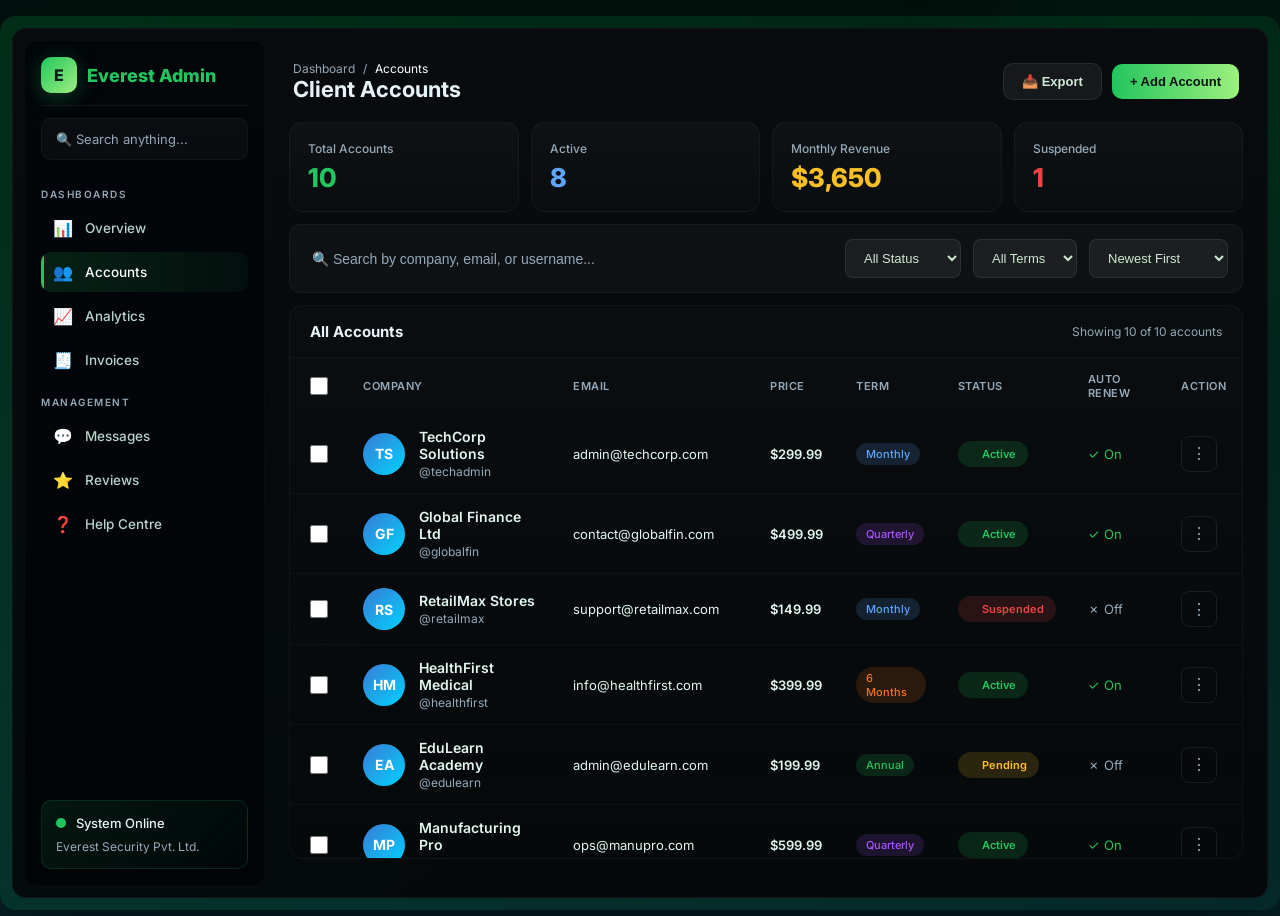
<file: accounts.html>
<!doctype html>
<html lang="en">
<head>
<meta charset="utf-8" />
<meta name="viewport" content="width=device-width,initial-scale=1" />
<title>Everest Security — Client Accounts</title>

<link href="https://fonts.googleapis.com/css2?family=Inter:wght@300;400;500;600;700;800&display=swap" rel="stylesheet">

<style>
:root{
  --bg1:#062026;
  --panel:#0d1519;
  --muted:#95a9b8;
  --accent:#22c55e;
  --accent-2:#9ef07e;
  --accent-glow:rgba(34,197,94,0.3);
  --glass: rgba(255,255,255,0.03);
  --danger:#ef4444;
  --warning:#fbbf24;
  --info:#60a5fa;
  --purple:#a855f7;
  --orange:#f97316;
}
*{box-sizing:border-box}
html{scroll-behavior:smooth}
body{
  margin:0;
  font-family:Inter,system-ui,-apple-system,Segoe UI,Roboto,"Helvetica Neue",Arial;
  background: linear-gradient(180deg, #02110d 0%, #062026 100%);
  color:#e7f3f7;
  -webkit-font-smoothing:antialiased;
  -moz-osx-font-smoothing:grayscale;
  min-height:100vh;
}

.bg-animation{
  position:fixed;
  top:0;
  left:0;
  right:0;
  bottom:0;
  pointer-events:none;
  overflow:hidden;
  z-index:0;
}
.bg-animation::before{
  content:'';
  position:absolute;
  width:600px;
  height:600px;
  background:radial-gradient(circle, rgba(34,197,94,0.06) 0%, transparent 70%);
  top:-200px;
  right:-200px;
  animation:pulse 10s ease-in-out infinite;
}
@keyframes pulse{
  0%,100%{ transform:scale(1); opacity:0.4; }
  50%{ transform:scale(1.3); opacity:0.7; }
}

.page-frame{
  max-width:1400px;
  margin:16px auto;
  padding:12px;
  border-radius:16px;
  background: linear-gradient(135deg, rgba(0,255,106,0.12), rgba(0,255,106,0.04));
  box-shadow: 0 28px 80px rgba(2,10,8,0.5);
  position:relative;
  z-index:1;
}

.app {
  display:flex;
  gap:12px;
  border-radius:14px;
  background: linear-gradient(180deg, rgba(8,12,14,0.98), rgba(5,8,10,0.95));
  padding:12px;
  border:1px solid rgba(255,255,255,0.04);
}

/* SIDEBAR */
.sidebar{
  width:240px;
  background:linear-gradient(180deg, rgba(2,6,10,0.95), rgba(1,4,8,0.92));
  padding:16px;
  border-radius:12px;
  display:flex;
  flex-direction:column;
  gap:12px;
  border-right:1px solid rgba(255,255,255,0.03);
  position:sticky;
  top:16px;
  height:calc(100vh - 56px);
  overflow-y:auto;
}
.brand{ 
  color:var(--accent); 
  font-weight:800; 
  font-size:18px; 
  display:flex; 
  gap:10px; 
  align-items:center;
  padding-bottom:12px;
  border-bottom:1px solid rgba(255,255,255,0.06);
}
.brand .logo-dot{ 
  width:36px;
  height:36px;
  border-radius:10px;
  background:linear-gradient(135deg,var(--accent),var(--accent-2)); 
  display:inline-flex; 
  align-items:center; 
  justify-content:center; 
  color:#042017; 
  font-weight:800; 
  font-size:16px;
  box-shadow:0 4px 20px var(--accent-glow);
  animation:glow 2s ease-in-out infinite;
}
@keyframes glow{
  0%,100%{ box-shadow:0 4px 20px var(--accent-glow); }
  50%{ box-shadow:0 4px 30px var(--accent-glow), 0 0 40px var(--accent-glow); }
}

.searchbox{ 
  background:var(--glass); 
  border-radius:10px; 
  padding:12px 14px; 
  color:var(--muted); 
  font-size:13px;
  border:1px solid rgba(255,255,255,0.04);
  transition:all 0.2s;
}
.searchbox:hover, .searchbox:focus-within{
  border-color:rgba(34,197,94,0.3);
  background:rgba(255,255,255,0.05);
}
.menu { margin-top:4px; display:flex; flex-direction:column; gap:4px; }
.menu .section{ 
  color:var(--muted); 
  font-size:10px; 
  margin-top:12px; 
  margin-bottom:4px;
  letter-spacing:1.5px;
  text-transform:uppercase;
  font-weight:600;
}
.menu a{ 
  display:flex; 
  align-items:center; 
  gap:12px; 
  color:#b8d4c8; 
  text-decoration:none; 
  padding:10px 12px; 
  border-radius:10px; 
  font-size:13.5px;
  font-weight:500;
  transition:all 0.2s ease;
  position:relative;
  overflow:hidden;
}
.menu a::before{
  content:'';
  position:absolute;
  left:0;
  top:0;
  bottom:0;
  width:3px;
  background:var(--accent);
  transform:scaleY(0);
  transition:transform 0.2s;
  border-radius:0 3px 3px 0;
}
.menu a:hover{ 
  background:rgba(255,255,255,0.04);
  color:#fff;
  transform:translateX(4px);
}
.menu a.active{ 
  background: linear-gradient(90deg, rgba(34,197,94,0.15), rgba(34,197,94,0.05));
  color:#fff;
}
.menu a.active::before{ transform:scaleY(1); }
.menu a .icon{ font-size:16px; }

.live-indicator{
  margin-top:auto;
  padding:14px;
  background:linear-gradient(135deg, rgba(34,197,94,0.1), rgba(34,197,94,0.02));
  border-radius:10px;
  border:1px solid rgba(34,197,94,0.15);
}
.live-indicator .status{
  display:flex;
  align-items:center;
  gap:10px;
  font-size:13px;
  font-weight:500;
}
.live-indicator .pulse{
  width:10px;
  height:10px;
  background:var(--accent);
  border-radius:50%;
  animation:pulse-dot 1.5s ease-in-out infinite;
}
@keyframes pulse-dot{
  0%,100%{ transform:scale(1); opacity:1; }
  50%{ transform:scale(1.3); opacity:0.7; }
}
.live-indicator .company{ 
  margin-top:8px; 
  font-size:12px; 
  color:var(--muted);
}

/* CENTER */
.center { 
  flex:1; 
  border-radius:12px; 
  padding:12px; 
  display:flex; 
  flex-direction:column; 
  gap:12px;
  overflow:hidden;
}

.header { 
  display:flex; 
  justify-content:space-between; 
  align-items:center; 
  gap:12px;
  padding:8px 4px;
}
.breadcrumbs{ color:var(--muted); font-size:12px; display:flex; gap:8px; align-items:center; }
.breadcrumbs a{ color:var(--muted); text-decoration:none; transition:color 0.2s; }
.breadcrumbs a:hover{ color:var(--accent); }
.header h1{ margin:0; font-size:22px; font-weight:700; }

.header-actions{ display:flex; gap:10px; align-items:center; }

/* Buttons */
.btn-primary{
  background:linear-gradient(90deg,var(--accent),var(--accent-2));
  border:none;
  padding:10px 18px;
  border-radius:10px;
  font-weight:700;
  color:#041018;
  cursor:pointer;
  font-size:13px;
  transition:all 0.2s ease;
  display:inline-flex;
  align-items:center;
  gap:8px;
}
.btn-primary:hover{ 
  transform:translateY(-2px); 
  box-shadow:0 8px 25px rgba(34,197,94,0.4);
}

.btn-secondary{
  background:rgba(255,255,255,0.06);
  border:1px solid rgba(255,255,255,0.08);
  padding:10px 18px;
  border-radius:10px;
  font-weight:600;
  color:#cfe8d6;
  cursor:pointer;
  font-size:13px;
  transition:all 0.2s ease;
  display:inline-flex;
  align-items:center;
  gap:8px;
}
.btn-secondary:hover{ background:rgba(255,255,255,0.1); }

.btn-danger{
  background:linear-gradient(90deg,var(--danger),#f87171);
  border:none;
  padding:10px 18px;
  border-radius:10px;
  font-weight:700;
  color:#fff;
  cursor:pointer;
  font-size:13px;
}

.btn-icon{
  width:38px;
  height:38px;
  border-radius:10px;
  border:1px solid rgba(255,255,255,0.08);
  background:transparent;
  color:var(--muted);
  cursor:pointer;
  font-size:16px;
  transition:all 0.2s;
  display:flex;
  align-items:center;
  justify-content:center;
}
.btn-icon:hover{ background:rgba(255,255,255,0.06); color:#fff; }

/* Stats */
.stats-row{
  display:grid;
  grid-template-columns:repeat(4, 1fr);
  gap:12px;
}
.stat-card{
  background:linear-gradient(180deg, rgba(255,255,255,0.03), rgba(255,255,255,0.01));
  padding:18px;
  border-radius:14px;
  border:1px solid rgba(255,255,255,0.04);
  transition:all 0.3s ease;
  cursor:pointer;
}
.stat-card:hover{
  transform:translateY(-4px);
  border-color:rgba(34,197,94,0.2);
}
.stat-card .label{ color:var(--muted); font-size:12px; font-weight:500; }
.stat-card .value{ 
  font-weight:800; 
  font-size:26px; 
  margin-top:6px;
}
.stat-card.positive .value{ color:var(--accent); }
.stat-card.warning .value{ color:var(--warning); }
.stat-card.danger .value{ color:var(--danger); }
.stat-card.info .value{ color:var(--info); }

/* Filter bar */
.filter-bar{
  display:flex;
  gap:12px;
  align-items:center;
  padding:14px;
  background:var(--glass);
  border-radius:12px;
  border:1px solid rgba(255,255,255,0.04);
}
.search-input{
  flex:1;
  background:transparent;
  border:none;
  color:#e7f3f7;
  font-size:14px;
  padding:8px;
}
.search-input:focus{ outline:none; }
.search-input::placeholder{ color:var(--muted); }
.filter-select{
  background:rgba(255,255,255,0.06);
  border:1px solid rgba(255,255,255,0.08);
  border-radius:8px;
  padding:10px 14px;
  color:#cfe8d3;
  font-size:13px;
  cursor:pointer;
}
.filter-select:focus{ outline:none; border-color:var(--accent); }

/* Bulk actions */
.bulk-actions{
  display:none;
  gap:10px;
  padding:12px 16px;
  background:rgba(34,197,94,0.08);
  border-radius:10px;
  border:1px solid rgba(34,197,94,0.2);
  margin-bottom:12px;
  animation:slideDown 0.3s ease;
}
.bulk-actions.show{ display:flex; }
@keyframes slideDown{
  from{ opacity:0; transform:translateY(-10px); }
  to{ opacity:1; transform:translateY(0); }
}
.bulk-actions .count{ font-weight:600; color:var(--accent); }

/* Table */
.table-panel{
  background:linear-gradient(180deg, rgba(10,14,16,0.8), rgba(6,10,12,0.6));
  border:1px solid rgba(255,255,255,0.04);
  border-radius:14px;
  overflow:hidden;
}
.table-header{
  display:flex;
  justify-content:space-between;
  align-items:center;
  padding:16px 20px;
  border-bottom:1px solid rgba(255,255,255,0.04);
}
.table-title{ font-size:15px; font-weight:700; }
.table-info{ color:var(--muted); font-size:12px; }
.table-wrap{ overflow:auto; max-height:500px; }
table{ width:100%; border-collapse:collapse; color:#e3f7ee; font-size:13px; }
thead th{ 
  text-align:left; 
  padding:14px 16px; 
  color:var(--muted); 
  font-size:11px; 
  text-transform:uppercase;
  letter-spacing:0.5px;
  position:sticky; 
  top:0; 
  background:rgba(10,14,16,0.98);
  z-index:1;
  font-weight:600;
}
tbody td{ padding:14px 16px; border-bottom:1px solid rgba(255,255,255,0.03); }
tbody tr{ transition:all 0.2s; }
tbody tr:hover{ background:linear-gradient(90deg, rgba(34,197,94,0.05), transparent); }
tbody tr.selected{ background:rgba(34,197,94,0.1); }

/* Checkbox */
.checkbox-wrap{
  display:flex;
  align-items:center;
  justify-content:center;
}
.checkbox-wrap input[type="checkbox"]{
  width:18px;
  height:18px;
  accent-color:var(--accent);
  cursor:pointer;
}

/* Company cell */
.company-cell{ display:flex; align-items:center; gap:14px; }
.company-avatar{
  width:42px;
  height:42px;
  border-radius:50%;
  background:linear-gradient(135deg, #3a7bd5, #00d2ff);
  display:flex;
  align-items:center;
  justify-content:center;
  font-weight:700;
  font-size:14px;
  color:#fff;
  flex-shrink:0;
}
.company-info{ display:flex; flex-direction:column; }
.company-name{ font-weight:600; font-size:14px; }
.company-user{ color:var(--muted); font-size:12px; margin-top:2px; }

/* Status badges */
.status-badge{
  display:inline-flex;
  align-items:center;
  gap:6px;
  padding:6px 12px;
  border-radius:20px;
  font-size:11px;
  font-weight:600;
}
.status-active{ background:rgba(34,197,94,0.15); color:var(--accent); }
.status-suspended{ background:rgba(239,68,68,0.15); color:var(--danger); }
.status-pending{ background:rgba(251,191,36,0.15); color:var(--warning); }
.status-dot{ width:6px; height:6px; border-radius:50%; }

/* Action dropdown */
.action-dropdown{ position:relative; }
.action-btn{
  width:36px;
  height:36px;
  border-radius:8px;
  border:1px solid rgba(255,255,255,0.08);
  background:transparent;
  color:var(--muted);
  cursor:pointer;
  font-size:16px;
  transition:all 0.2s;
}
.action-btn:hover{ background:rgba(255,255,255,0.06); color:#fff; }
.dropdown-menu{
  position:absolute;
  right:0;
  top:100%;
  margin-top:6px;
  background:linear-gradient(180deg, rgba(14,18,20,0.98), rgba(8,12,14,0.98));
  border:1px solid rgba(255,255,255,0.08);
  border-radius:12px;
  min-width:200px;
  box-shadow:0 20px 50px rgba(0,0,0,0.5);
  z-index:100;
  display:none;
  overflow:hidden;
  animation:dropdownIn 0.2s ease;
}
@keyframes dropdownIn{
  from{ opacity:0; transform:translateY(-10px); }
  to{ opacity:1; transform:translateY(0); }
}
.dropdown-menu.show{ display:block; }
.dropdown-item{
  display:flex;
  align-items:center;
  gap:12px;
  padding:12px 16px;
  color:#cfe8d6;
  font-size:13px;
  cursor:pointer;
  transition:all 0.15s;
  border-bottom:1px solid rgba(255,255,255,0.03);
}
.dropdown-item:last-child{ border-bottom:none; }
.dropdown-item:hover{ background:rgba(34,197,94,0.08); }
.dropdown-item.danger{ color:var(--danger); }
.dropdown-item.danger:hover{ background:rgba(239,68,68,0.08); }
.dropdown-divider{
  height:1px;
  background:rgba(255,255,255,0.06);
  margin:6px 0;
}

/* Modal */
.modal-overlay{
  position:fixed;
  top:0;
  left:0;
  right:0;
  bottom:0;
  background:rgba(0,0,0,0.8);
  backdrop-filter:blur(8px);
  display:none;
  align-items:center;
  justify-content:center;
  z-index:1000;
  padding:20px;
}
.modal-overlay.show{ display:flex; }
.modal{
  background:linear-gradient(180deg, rgba(12,16,18,0.98), rgba(8,12,14,0.98));
  border:1px solid rgba(255,255,255,0.08);
  border-radius:16px;
  width:100%;
  max-width:600px;
  max-height:90vh;
  overflow:auto;
  box-shadow:0 30px 80px rgba(0,0,0,0.6);
  animation:modalIn 0.3s ease;
}
.modal.wide{ max-width:800px; }
@keyframes modalIn{
  from{ transform:scale(0.9); opacity:0; }
  to{ transform:scale(1); opacity:1; }
}
.modal-header{
  display:flex;
  justify-content:space-between;
  align-items:center;
  padding:20px 24px;
  border-bottom:1px solid rgba(255,255,255,0.06);
}
.modal-header h2{ margin:0; font-size:18px; }
.modal-close{
  background:transparent;
  border:none;
  color:var(--muted);
  font-size:24px;
  cursor:pointer;
  width:36px;
  height:36px;
  border-radius:8px;
  display:flex;
  align-items:center;
  justify-content:center;
  transition:all 0.2s;
}
.modal-close:hover{ background:rgba(255,255,255,0.06); color:#fff; }
.modal-body{ padding:24px; }
.modal-footer{
  display:flex;
  gap:12px;
  justify-content:flex-end;
  padding:18px 24px;
  border-top:1px solid rgba(255,255,255,0.06);
}

/* Form */
.form-group{ margin-bottom:18px; }
.form-group label{
  display:block;
  color:var(--muted);
  font-size:12px;
  margin-bottom:8px;
  font-weight:500;
}
.form-group input,
.form-group select,
.form-group textarea{
  width:100%;
  background:var(--glass);
  border:1px solid rgba(255,255,255,0.06);
  border-radius:10px;
  padding:12px 16px;
  color:#e7f3f7;
  font-size:14px;
  font-family:inherit;
  transition:all 0.2s;
}
.form-group input:focus,
.form-group select:focus,
.form-group textarea:focus{
  outline:none;
  border-color:var(--accent);
  box-shadow:0 0 0 3px rgba(34,197,94,0.1);
}
.form-group textarea{ min-height:100px; resize:vertical; }
.form-row{ display:grid; grid-template-columns:1fr 1fr; gap:18px; }
.form-row.three{ grid-template-columns:1fr 1fr 1fr; }

/* Toggle */
.toggle-wrap{
  display:flex;
  align-items:center;
  justify-content:space-between;
  padding:14px 16px;
  background:var(--glass);
  border-radius:10px;
  border:1px solid rgba(255,255,255,0.06);
}
.toggle-label{ font-size:14px; }
.toggle{
  position:relative;
  width:50px;
  height:26px;
  background:rgba(255,255,255,0.1);
  border-radius:13px;
  cursor:pointer;
  transition:background 0.3s;
}
.toggle.active{ background:var(--accent); }
.toggle::after{
  content:'';
  position:absolute;
  top:3px;
  left:3px;
  width:20px;
  height:20px;
  background:#fff;
  border-radius:50%;
  transition:transform 0.3s;
  box-shadow:0 2px 8px rgba(0,0,0,0.3);
}
.toggle.active::after{ transform:translateX(24px); }

/* Details view */
.details-grid{
  display:grid;
  grid-template-columns:1fr 1fr;
  gap:16px;
}
.detail-item{
  padding:16px;
  background:var(--glass);
  border-radius:10px;
  border:1px solid rgba(255,255,255,0.04);
}
.detail-label{
  color:var(--muted);
  font-size:11px;
  text-transform:uppercase;
  letter-spacing:0.5px;
  margin-bottom:6px;
}
.detail-value{ font-size:15px; font-weight:600; }
.detail-value.password{ font-family:monospace; letter-spacing:2px; }

/* Toast */
.toast-container{
  position:fixed;
  bottom:20px;
  right:20px;
  z-index:2000;
  display:flex;
  flex-direction:column;
  gap:10px;
}
.toast{
  background:linear-gradient(135deg, rgba(10,14,16,0.98), rgba(6,10,12,0.98));
  border:1px solid rgba(255,255,255,0.08);
  border-radius:12px;
  padding:14px 18px;
  display:flex;
  align-items:center;
  gap:12px;
  box-shadow:0 20px 50px rgba(0,0,0,0.5);
  transform:translateX(400px);
  opacity:0;
  transition:all 0.3s ease;
  min-width:280px;
}
.toast.show{ transform:translateX(0); opacity:1; }
.toast.success{ border-color:rgba(34,197,94,0.3); }
.toast.error{ border-color:rgba(239,68,68,0.3); }
.toast .icon{ font-size:20px; }
.toast .content{ flex:1; }
.toast .title{ font-weight:600; font-size:13px; }
.toast .message{ font-size:12px; color:var(--muted); margin-top:2px; }

/* Payment terms badge */
.term-badge{
  display:inline-flex;
  align-items:center;
  gap:6px;
  padding:4px 10px;
  border-radius:20px;
  font-size:11px;
  font-weight:500;
}
.term-monthly{ background:rgba(96,165,250,0.15); color:var(--info); }
.term-quarterly{ background:rgba(168,85,247,0.15); color:var(--purple); }
.term-6months{ background:rgba(249,115,22,0.15); color:var(--orange); }
.term-annual{ background:rgba(34,197,94,0.15); color:var(--accent); }

/* Responsive */
@media (max-width:1200px){
  .stats-row{ grid-template-columns:repeat(2, 1fr); }
  .form-row, .form-row.three{ grid-template-columns:1fr; }
}
@media (max-width:768px){
  .sidebar{ display:none; }
  .stats-row{ grid-template-columns:1fr; }
  .filter-bar{ flex-wrap:wrap; }
}
</style>
<base target="_blank">
</head>
<body>

<div class="bg-animation"></div>

<div class="page-frame">
  <div class="app">

    <!-- SIDEBAR -->
    <aside class="sidebar">
      <div class="brand">
        <div class="logo-dot">E</div>
        Everest Admin
      </div>
      
      <div class="searchbox">🔍 Search anything...</div>

      <nav class="menu">
        <div class="section">Dashboards</div>
        <a href="admin.html"><span class="icon">📊</span> Overview</a>
        <a class="active" href="accounts.html"><span class="icon">👥</span> Accounts</a>
        <a href="analytics.html"><span class="icon">📈</span> Analytics</a>
        <a href="invoices.html"><span class="icon">🧾</span> Invoices</a>
        
        <div class="section">Management</div>
        <a href="#"><span class="icon">💬</span> Messages</a>
        <a href="#"><span class="icon">⭐</span> Reviews</a>
        <a href="#"><span class="icon">❓</span> Help Centre</a>
      </nav>

      <div class="live-indicator">
        <div class="status">
          <div class="pulse"></div>
          <span>System Online</span>
        </div>
        <div class="company">Everest Security Pvt. Ltd.</div>
      </div>
    </aside>

    <!-- CENTER -->
    <section class="center">

      <!-- Header -->
      <div class="header">
        <div>
          <div class="breadcrumbs">
            <a href="admin.html">Dashboard</a> / <span style="color:#fff;">Accounts</span>
          </div>
          <h1>Client Accounts</h1>
        </div>

        <div class="header-actions">
          <button class="btn-secondary" onclick="exportAccounts()">📥 Export</button>
          <button class="btn-primary" onclick="openAddModal()">+ Add Account</button>
        </div>
      </div>

      <!-- Stats -->
      <div class="stats-row">
        <div class="stat-card positive">
          <div class="label">Total Accounts</div>
          <div class="value" id="totalAccounts">0</div>
        </div>
        <div class="stat-card info">
          <div class="label">Active</div>
          <div class="value" id="activeAccounts">0</div>
        </div>
        <div class="stat-card warning">
          <div class="label">Monthly Revenue</div>
          <div class="value" id="monthlyRevenue">$0</div>
        </div>
        <div class="stat-card danger">
          <div class="label">Suspended</div>
          <div class="value" id="suspendedAccounts">0</div>
        </div>
      </div>

      <!-- Bulk Actions -->
      <div class="bulk-actions" id="bulkActions">
        <span class="count"><span id="selectedCount">0</span> selected</span>
        <button class="btn-secondary" onclick="bulkSendReminder()">📧 Send Reminder</button>
        <button class="btn-secondary" onclick="bulkGenerateInvoice()">🧾 Generate Invoice</button>
        <button class="btn-secondary" onclick="bulkSuspend()">⏸ Suspend</button>
        <button class="btn-danger" onclick="bulkDelete()">🗑 Delete</button>
        <button class="btn-icon" onclick="clearSelection()" style="margin-left:auto;">✕</button>
      </div>

      <!-- Filter Bar -->
      <div class="filter-bar">
        <input type="text" class="search-input" id="searchInput" placeholder="🔍 Search by company, email, or username..." onkeyup="filterAccounts()">
        <select class="filter-select" id="statusFilter" onchange="filterAccounts()">
          <option value="">All Status</option>
          <option value="active">Active</option>
          <option value="suspended">Suspended</option>
          <option value="pending">Pending</option>
        </select>
        <select class="filter-select" id="termFilter" onchange="filterAccounts()">
          <option value="">All Terms</option>
          <option value="monthly">Monthly</option>
          <option value="quarterly">Quarterly</option>
          <option value="6months">6 Months</option>
          <option value="annual">Annual</option>
        </select>
        <select class="filter-select" id="sortFilter" onchange="sortAccounts()">
          <option value="newest">Newest First</option>
          <option value="oldest">Oldest First</option>
          <option value="name">Name A-Z</option>
          <option value="price">Price High-Low</option>
        </select>
      </div>

      <!-- Accounts Table -->
      <div class="table-panel">
        <div class="table-header">
          <div class="table-title">All Accounts</div>
          <div class="table-info">Showing <span id="showingCount">0</span> of <span id="totalCount">0</span> accounts</div>
        </div>
        <div class="table-wrap">
          <table>
            <thead>
              <tr>
                <th style="width:40px;">
                  <div class="checkbox-wrap">
                    <input type="checkbox" id="selectAll" onchange="toggleSelectAll()">
                  </div>
                </th>
                <th>Company</th>
                <th>Email</th>
                <th>Price</th>
                <th>Term</th>
                <th>Status</th>
                <th>Auto Renew</th>
                <th style="width:60px">Action</th>
              </tr>
            </thead>
            <tbody id="accountsTableBody">
              <!-- Populated by JS -->
            </tbody>
          </table>
        </div>
      </div>

    </section>

  </div>
</div>

<!-- ADD/EDIT ACCOUNT MODAL -->
<div id="accountModal" class="modal-overlay">
  <div class="modal">
    <div class="modal-header">
      <h2 id="accountModalTitle">Add New Account</h2>
      <button class="modal-close" onclick="closeAccountModal()">&times;</button>
    </div>
    <div class="modal-body">
      <form id="accountForm">
        <input type="hidden" name="accountId">
        <div class="form-row">
          <div class="form-group">
            <label>Company Name *</label>
            <input type="text" name="companyName" required placeholder="Enter company name">
          </div>
          <div class="form-group">
            <label>Username *</label>
            <input type="text" name="username" required placeholder="Enter username">
          </div>
        </div>
        <div class="form-row">
          <div class="form-group">
            <label>Email Address *</label>
            <input type="email" name="email" required placeholder="email@company.com">
          </div>
          <div class="form-group">
            <label>Password *</label>
            <input type="text" name="password" required placeholder="Set password">
          </div>
        </div>
        <div class="form-row three">
          <div class="form-group">
            <label>Price/Month ($) *</label>
            <input type="number" name="price" required placeholder="99.99" step="0.01">
          </div>
          <div class="form-group">
            <label>Payment Term</label>
            <select name="paymentTerm">
              <option value="monthly">Monthly</option>
              <option value="quarterly">Quarterly</option>
              <option value="6months">6 Months</option>
              <option value="annual">Annual</option>
            </select>
          </div>
          <div class="form-group">
            <label>Status</label>
            <select name="status">
              <option value="active">Active</option>
              <option value="suspended">Suspended</option>
              <option value="pending">Pending</option>
            </select>
          </div>
        </div>
        <div class="form-group">
          <label>Address</label>
          <textarea name="address" placeholder="Full company address"></textarea>
        </div>
        <div class="toggle-wrap">
          <span class="toggle-label">Auto Renewal</span>
          <div class="toggle active" id="autoRenewToggle" onclick="toggleSwitch(this)"></div>
        </div>
      </form>
    </div>
    <div class="modal-footer">
      <button class="btn-secondary" onclick="closeAccountModal()">Cancel</button>
      <button class="btn-primary" onclick="saveAccount()">Save Account</button>
    </div>
  </div>
</div>

<!-- VIEW ACCOUNT MODAL -->
<div id="viewModal" class="modal-overlay">
  <div class="modal wide">
    <div class="modal-header">
      <h2>Account Details</h2>
      <button class="modal-close" onclick="closeViewModal()">&times;</button>
    </div>
    <div class="modal-body" id="viewContent">
      <!-- Populated by JS -->
    </div>
    <div class="modal-footer">
      <button class="btn-secondary" onclick="closeViewModal()">Close</button>
      <button class="btn-secondary" onclick="fromViewToEdit()">✎ Edit</button>
      <button class="btn-primary" onclick="generateInvoiceForAccount()">🧾 Generate Invoice</button>
    </div>
  </div>
</div>

<!-- RESET PASSWORD MODAL -->
<div id="resetModal" class="modal-overlay">
  <div class="modal" style="max-width:400px;">
    <div class="modal-header">
      <h2>Reset Password</h2>
      <button class="modal-close" onclick="closeResetModal()">&times;</button>
    </div>
    <div class="modal-body">
      <p style="color:var(--muted); font-size:13px; margin-bottom:16px;">A new password will be generated and sent to the user's email.</p>
      <div class="form-group">
        <label>Account</label>
        <input type="text" id="resetAccountName" readonly style="opacity:0.6;">
      </div>
      <div class="form-group">
        <label>Email</label>
        <input type="text" id="resetAccountEmail" readonly style="opacity:0.6;">
      </div>
    </div>
    <div class="modal-footer">
      <button class="btn-secondary" onclick="closeResetModal()">Cancel</button>
      <button class="btn-primary" onclick="confirmResetPassword()">Reset Password</button>
    </div>
  </div>
</div>

<!-- DELETE CONFIRM MODAL -->
<div id="deleteModal" class="modal-overlay">
  <div class="modal" style="max-width:400px;">
    <div class="modal-header">
      <h2>Delete Account</h2>
      <button class="modal-close" onclick="closeDeleteModal()">&times;</button>
    </div>
    <div class="modal-body">
      <p style="color:var(--muted); font-size:13px; margin-bottom:16px;">Are you sure? This action cannot be undone.</p>
      <div class="form-group">
        <label>Account to Delete</label>
        <input type="text" id="deleteAccountName" readonly style="opacity:0.6;">
      </div>
    </div>
    <div class="modal-footer">
      <button class="btn-secondary" onclick="closeDeleteModal()">Cancel</button>
      <button class="btn-danger" onclick="confirmDelete()">Delete Account</button>
    </div>
  </div>
</div>

<!-- EDIT PRICE MODAL -->
<div id="priceModal" class="modal-overlay">
  <div class="modal" style="max-width:400px;">
    <div class="modal-header">
      <h2>Edit Price</h2>
      <button class="modal-close" onclick="closePriceModal()">&times;</button>
    </div>
    <div class="modal-body">
      <div class="form-group">
        <label>Current Price</label>
        <input type="text" id="currentPriceDisplay" readonly style="opacity:0.6;">
      </div>
      <div class="form-group">
        <label>New Price ($) *</label>
        <input type="number" id="newPrice" required step="0.01" placeholder="Enter new price">
      </div>
      <div class="form-group">
        <label>Reason (optional)</label>
        <input type="text" id="priceChangeReason" placeholder="e.g., Plan upgrade">
      </div>
    </div>
    <div class="modal-footer">
      <button class="btn-secondary" onclick="closePriceModal()">Cancel</button>
      <button class="btn-primary" onclick="savePriceChange()">Update Price</button>
    </div>
  </div>
</div>

<!-- Toast Container -->
<div class="toast-container" id="toastContainer"></div>

<script>
// ==================== DATA ====================

let accounts = [
  { id: 1, companyName: "TechCorp Solutions", username: "techadmin", email: "admin@techcorp.com", password: "TechPass123!", price: 299.99, paymentTerm: "monthly", status: "active", autoRenew: true, address: "123 Tech Street, Silicon Valley, CA", createdDate: "2024-01-15", lastInvoice: "2024-12-01" },
  { id: 2, companyName: "Global Finance Ltd", username: "globalfin", email: "contact@globalfin.com", password: "FinSecure456!", price: 499.99, paymentTerm: "quarterly", status: "active", autoRenew: true, address: "456 Finance Ave, New York, NY", createdDate: "2024-02-20", lastInvoice: "2024-10-01" },
  { id: 3, companyName: "RetailMax Stores", username: "retailmax", email: "support@retailmax.com", password: "Retail789!", price: 149.99, paymentTerm: "monthly", status: "suspended", autoRenew: false, address: "789 Retail Blvd, Chicago, IL", createdDate: "2024-03-10", lastInvoice: "2024-09-01" },
  { id: 4, companyName: "HealthFirst Medical", username: "healthfirst", email: "info@healthfirst.com", password: "Health321!", price: 399.99, paymentTerm: "6months", status: "active", autoRenew: true, address: "321 Health Way, Boston, MA", createdDate: "2024-04-05", lastInvoice: "2024-11-01" },
  { id: 5, companyName: "EduLearn Academy", username: "edulearn", email: "admin@edulearn.com", password: "EduPass654!", price: 199.99, paymentTerm: "annual", status: "pending", autoRenew: false, address: "654 Education Rd, Austin, TX", createdDate: "2024-05-12", lastInvoice: null },
  { id: 6, companyName: "Manufacturing Pro", username: "manupro", email: "ops@manupro.com", password: "Manu987!", price: 599.99, paymentTerm: "quarterly", status: "active", autoRenew: true, address: "987 Industry St, Detroit, MI", createdDate: "2024-06-18", lastInvoice: "2024-10-01" },
  { id: 7, companyName: "CloudNine Services", username: "cloudnine", email: "hello@cloudnine.io", password: "Cloud159!", price: 249.99, paymentTerm: "monthly", status: "active", autoRenew: true, address: "159 Cloud Lane, Seattle, WA", createdDate: "2024-07-22", lastInvoice: "2024-12-01" },
  { id: 8, companyName: "SecureBank Inc", username: "securebank", email: "security@securebank.com", password: "BankSecure753!", price: 799.99, paymentTerm: "annual", status: "active", autoRenew: true, address: "753 Bank Plaza, San Francisco, CA", createdDate: "2024-08-30", lastInvoice: "2024-09-01" },
  { id: 9, companyName: "Digital Marketing Co", username: "digimark", email: "team@digimark.com", password: "DigiMark2024!", price: 349.99, paymentTerm: "6months", status: "active", autoRenew: true, address: "222 Market St, Los Angeles, CA", createdDate: "2024-09-15", lastInvoice: "2024-11-01" },
  { id: 10, companyName: "Logistics Express", username: "logiex", email: "dispatch@logiex.com", password: "LogiEx789!", price: 449.99, paymentTerm: "quarterly", status: "active", autoRenew: true, address: "333 Transport Ave, Dallas, TX", createdDate: "2024-10-01", lastInvoice: "2024-10-01" }
];

let selectedAccounts = new Set();
let currentAccountId = null;
let editingAccount = false;

// ==================== INITIALIZATION ====================

function init() {
  renderAccounts();
  updateStats();
  
  // Simulate real-time updates
  setInterval(() => {
    // Randomly update stats slightly
    const stat = Math.random();
    if (stat > 0.7) {
      updateStats();
    }
  }, 5000);
}

// ==================== STATS ====================

function updateStats() {
  const total = accounts.length;
  const active = accounts.filter(a => a.status === 'active').length;
  const suspended = accounts.filter(a => a.status === 'suspended').length;
  const revenue = accounts.filter(a => a.status === 'active').reduce((sum, a) => sum + a.price, 0);
  
  animateNumber('totalAccounts', total, '');
  animateNumber('activeAccounts', active, '');
  animateNumber('suspendedAccounts', suspended, '');
  animateNumber('monthlyRevenue', revenue, '$');
}

function animateNumber(id, value, prefix) {
  const el = document.getElementById(id);
  el.textContent = prefix + value.toLocaleString('en-US', { minimumFractionDigits: prefix === '$' ? 0 : 0, maximumFractionDigits: 0 });
}

// ==================== RENDER ACCOUNTS ====================

function renderAccounts(filteredAccounts = null) {
  const tbody = document.getElementById('accountsTableBody');
  const data = filteredAccounts || accounts;
  
  tbody.innerHTML = data.map(account => `
    <tr class="${selectedAccounts.has(account.id) ? 'selected' : ''}" data-id="${account.id}">
      <td>
        <div class="checkbox-wrap">
          <input type="checkbox" ${selectedAccounts.has(account.id) ? 'checked' : ''} onchange="toggleAccountSelection(${account.id})">
        </div>
      </td>
      <td>
        <div class="company-cell">
          <div class="company-avatar">${getInitials(account.companyName)}</div>
          <div class="company-info">
            <span class="company-name">${account.companyName}</span>
            <span class="company-user">@${account.username}</span>
          </div>
        </div>
      </td>
      <td>${account.email}</td>
      <td style="font-weight:600;">$${account.price.toFixed(2)}</td>
      <td>
        <span class="term-badge term-${account.paymentTerm}">
          ${getTermLabel(account.paymentTerm)}
        </span>
      </td>
      <td>
        <span class="status-badge status-${account.status}">
          <span class="status-dot"></span>
          ${account.status.charAt(0).toUpperCase() + account.status.slice(1)}
        </span>
      </td>
      <td>
        <span style="color:${account.autoRenew ? 'var(--accent)' : 'var(--muted)'}; font-size:13px;">
          ${account.autoRenew ? '✓ On' : '✗ Off'}
        </span>
      </td>
      <td>
        <div class="action-dropdown">
          <button class="action-btn" onclick="toggleDropdown(event, ${account.id})">⋮</button>
          <div class="dropdown-menu" id="dropdown-${account.id}">
            <div class="dropdown-item" onclick="viewAccount(${account.id})">👁 View Details</div>
            <div class="dropdown-item" onclick="editAccount(${account.id})">✎ Edit Account</div>
            <div class="dropdown-item" onclick="editPrice(${account.id})">$ Edit Price</div>
            <div class="dropdown-item" onclick="resetPassword(${account.id})">🔑 Reset Password</div>
            <div class="dropdown-item" onclick="sendReminder(${account.id})">📧 Send Reminder</div>
            <div class="dropdown-divider"></div>
            <div class="dropdown-item" onclick="toggleSuspend(${account.id})">${account.status === 'suspended' ? '▶ Activate' : '⏸ Suspend'}</div>
            <div class="dropdown-item danger" onclick="deleteAccount(${account.id})">🗑 Delete Account</div>
          </div>
        </div>
      </td>
    </tr>
  `).join('');
  
  document.getElementById('showingCount').textContent = data.length;
  document.getElementById('totalCount').textContent = accounts.length;
}

function getInitials(name) {
  return name.split(' ').map(w => w[0]).join('').substring(0, 2).toUpperCase();
}

function getTermLabel(term) {
  const labels = {
    monthly: 'Monthly',
    quarterly: 'Quarterly',
    '6months': '6 Months',
    annual: 'Annual'
  };
  return labels[term] || term;
}

// ==================== FILTERING & SORTING ====================

function filterAccounts() {
  const search = document.getElementById('searchInput').value.toLowerCase();
  const status = document.getElementById('statusFilter').value;
  const term = document.getElementById('termFilter').value;
  
  const filtered = accounts.filter(account => {
    const matchesSearch = account.companyName.toLowerCase().includes(search) ||
                         account.username.toLowerCase().includes(search) ||
                         account.email.toLowerCase().includes(search);
    const matchesStatus = !status || account.status === status;
    const matchesTerm = !term || account.paymentTerm === term;
    return matchesSearch && matchesStatus && matchesTerm;
  });
  
  renderAccounts(filtered);
}

function sortAccounts() {
  const sort = document.getElementById('sortFilter').value;
  
  const sorted = [...accounts].sort((a, b) => {
    switch(sort) {
      case 'newest': return new Date(b.createdDate) - new Date(a.createdDate);
      case 'oldest': return new Date(a.createdDate) - new Date(b.createdDate);
      case 'name': return a.companyName.localeCompare(b.companyName);
      case 'price': return b.price - a.price;
      default: return 0;
    }
  });
  
  renderAccounts(sorted);
}

// ==================== BULK SELECTION ====================

function toggleAccountSelection(id) {
  if (selectedAccounts.has(id)) {
    selectedAccounts.delete(id);
  } else {
    selectedAccounts.add(id);
  }
  updateBulkActions();
  renderAccounts();
}

function toggleSelectAll() {
  const checked = document.getElementById('selectAll').checked;
  const visibleAccounts = document.querySelectorAll('#accountsTableBody tr');
  
  visibleAccounts.forEach(row => {
    const id = parseInt(row.dataset.id);
    if (checked) {
      selectedAccounts.add(id);
    } else {
      selectedAccounts.delete(id);
    }
  });
  
  updateBulkActions();
  renderAccounts();
}

function updateBulkActions() {
  const bulkActions = document.getElementById('bulkActions');
  const count = selectedAccounts.size;
  
  document.getElementById('selectedCount').textContent = count;
  
  if (count > 0) {
    bulkActions.classList.add('show');
  } else {
    bulkActions.classList.remove('show');
    document.getElementById('selectAll').checked = false;
  }
}

function clearSelection() {
  selectedAccounts.clear();
  document.getElementById('selectAll').checked = false;
  updateBulkActions();
  renderAccounts();
}

// ==================== BULK ACTIONS ====================

function bulkSendReminder() {
  showToast('success', 'Reminders Sent', `Sent to ${selectedAccounts.size} accounts`);
  clearSelection();
}

function bulkGenerateInvoice() {
  showToast('success', 'Invoices Generated', `Created ${selectedAccounts.size} invoices`);
  clearSelection();
}

function bulkSuspend() {
  accounts = accounts.map(a => selectedAccounts.has(a.id) ? {...a, status: 'suspended'} : a);
  renderAccounts();
  updateStats();
  showToast('success', 'Accounts Suspended', `${selectedAccounts.size} accounts suspended`);
  clearSelection();
}

function bulkDelete() {
  if (!confirm(`Delete ${selectedAccounts.size} accounts? This cannot be undone.`)) return;
  accounts = accounts.filter(a => !selectedAccounts.has(a.id));
  renderAccounts();
  updateStats();
  showToast('success', 'Accounts Deleted', `${selectedAccounts.size} accounts deleted`);
  clearSelection();
}

// ==================== DROPDOWN ====================

function toggleDropdown(event, id) {
  event.stopPropagation();
  
  // Close all other dropdowns
  document.querySelectorAll('.dropdown-menu.show').forEach(d => {
    if (d.id !== `dropdown-${id}`) d.classList.remove('show');
  });
  
  const dropdown = document.getElementById(`dropdown-${id}`);
  dropdown.classList.toggle('show');
}

document.addEventListener('click', () => {
  document.querySelectorAll('.dropdown-menu.show').forEach(d => d.classList.remove('show'));
});

// ==================== MODALS ====================

function openAddModal() {
  editingAccount = false;
  currentAccountId = null;
  document.getElementById('accountModalTitle').textContent = 'Add New Account';
  document.getElementById('accountForm').reset();
  document.getElementById('autoRenewToggle').classList.add('active');
  document.getElementById('accountModal').classList.add('show');
}

function closeAccountModal() {
  document.getElementById('accountModal').classList.remove('show');
}

function closeViewModal() {
  document.getElementById('viewModal').classList.remove('show');
}

function closeResetModal() {
  document.getElementById('resetModal').classList.remove('show');
}

function closeDeleteModal() {
  document.getElementById('deleteModal').classList.remove('show');
}

function closePriceModal() {
  document.getElementById('priceModal').classList.remove('show');
}

function toggleSwitch(el) {
  el.classList.toggle('active');
}

// ==================== CRUD OPERATIONS ====================

function saveAccount() {
  const form = document.getElementById('accountForm');
  const formData = new FormData(form);
  
  const accountData = {
    id: editingAccount ? currentAccountId : Date.now(),
    companyName: formData.get('companyName'),
    username: formData.get('username'),
    email: formData.get('email'),
    password: formData.get('password'),
    price: parseFloat(formData.get('price')),
    paymentTerm: formData.get('paymentTerm'),
    status: formData.get('status'),
    autoRenew: document.getElementById('autoRenewToggle').classList.contains('active'),
    address: formData.get('address') || '',
    createdDate: editingAccount ? accounts.find(a => a.id === currentAccountId)?.createdDate : new Date().toISOString().split('T')[0],
    lastInvoice: editingAccount ? accounts.find(a => a.id === currentAccountId)?.lastInvoice : null
  };
  
  if (editingAccount) {
    const index = accounts.findIndex(a => a.id === currentAccountId);
    accounts[index] = accountData;
    showToast('success', 'Account Updated', `${accountData.companyName} has been updated`);
  } else {
    accounts.push(accountData);
    showToast('success', 'Account Created', `${accountData.companyName} has been added`);
  }
  
  renderAccounts();
  updateStats();
  closeAccountModal();
}

function viewAccount(id) {
  currentAccountId = id;
  const account = accounts.find(a => a.id === id);
  if (!account) return;
  
  document.getElementById('viewContent').innerHTML = `
    <div class="details-grid">
      <div class="detail-item">
        <div class="detail-label">Company Name</div>
        <div class="detail-value">${account.companyName}</div>
      </div>
      <div class="detail-item">
        <div class="detail-label">Username</div>
        <div class="detail-value">${account.username}</div>
      </div>
      <div class="detail-item">
        <div class="detail-label">Email</div>
        <div class="detail-value">${account.email}</div>
      </div>
      <div class="detail-item">
        <div class="detail-label">Password</div>
        <div class="detail-value password">••••••••</div>
      </div>
      <div class="detail-item">
        <div class="detail-label">Price/Month</div>
        <div class="detail-value">$${account.price.toFixed(2)}</div>
      </div>
      <div class="detail-item">
        <div class="detail-label">Payment Term</div>
        <div class="detail-value">
          <span class="term-badge term-${account.paymentTerm}">${getTermLabel(account.paymentTerm)}</span>
        </div>
      </div>
      <div class="detail-item">
        <div class="detail-label">Status</div>
        <div class="detail-value">
          <span class="status-badge status-${account.status}">${account.status.charAt(0).toUpperCase() + account.status.slice(1)}</span>
        </div>
      </div>
      <div class="detail-item">
        <div class="detail-label">Auto Renewal</div>
        <div class="detail-value">${account.autoRenew ? 'Enabled ✓' : 'Disabled ✗'}</div>
      </div>
      <div class="detail-item">
        <div class="detail-label">Created Date</div>
        <div class="detail-value">${formatDate(account.createdDate)}</div>
      </div>
      <div class="detail-item">
        <div class="detail-label">Last Invoice</div>
        <div class="detail-value">${account.lastInvoice ? formatDate(account.lastInvoice) : 'Never'}</div>
      </div>
    </div>
    <div class="detail-item" style="margin-top:16px;">
      <div class="detail-label">Address</div>
      <div class="detail-value">${account.address || 'No address provided'}</div>
    </div>
  `;
  
  document.getElementById('viewModal').classList.add('show');
}

function fromViewToEdit() {
  closeViewModal();
  editAccount(currentAccountId);
}

function editAccount(id) {
  editingAccount = true;
  currentAccountId = id;
  const account = accounts.find(a => a.id === id);
  if (!account) return;
  
  document.getElementById('accountModalTitle').textContent = 'Edit Account';
  const form = document.getElementById('accountForm');
  form.accountId.value = account.id;
  form.companyName.value = account.companyName;
  form.username.value = account.username;
  form.email.value = account.email;
  form.password.value = account.password;
  form.price.value = account.price;
  form.paymentTerm.value = account.paymentTerm;
  form.status.value = account.status;
  form.address.value = account.address || '';
  
  const toggle = document.getElementById('autoRenewToggle');
  if (account.autoRenew) toggle.classList.add('active');
  else toggle.classList.remove('active');
  
  document.getElementById('accountModal').classList.add('show');
}

function editPrice(id) {
  currentAccountId = id;
  const account = accounts.find(a => a.id === id);
  if (!account) return;
  
  document.getElementById('currentPriceDisplay').value = '$' + account.price.toFixed(2);
  document.getElementById('newPrice').value = '';
  document.getElementById('priceChangeReason').value = '';
  document.getElementById('priceModal').classList.add('show');
}

function savePriceChange() {
  const newPrice = parseFloat(document.getElementById('newPrice').value);
  if (!newPrice || newPrice <= 0) {
    showToast('error', 'Invalid Price', 'Please enter a valid price');
    return;
  }
  
  const index = accounts.findIndex(a => a.id === currentAccountId);
  if (index === -1) return;
  
  accounts[index].price = newPrice;
  renderAccounts();
  updateStats();
  closePriceModal();
  showToast('success', 'Price Updated', `New price: $${newPrice.toFixed(2)}`);
}

function resetPassword(id) {
  currentAccountId = id;
  const account = accounts.find(a => a.id === id);
  if (!account) return;
  
  document.getElementById('resetAccountName').value = account.companyName;
  document.getElementById('resetAccountEmail').value = account.email;
  document.getElementById('resetModal').classList.add('show');
}

function confirmResetPassword() {
  closeResetModal();
  showToast('success', 'Password Reset', 'New password sent to email');
}

function sendReminder(id) {
  const account = accounts.find(a => a.id === id);
  showToast('success', 'Reminder Sent', `Payment reminder sent to ${account.companyName}`);
}

function toggleSuspend(id) {
  const index = accounts.findIndex(a => a.id === id);
  if (index === -1) return;
  
  const newStatus = accounts[index].status === 'suspended' ? 'active' : 'suspended';
  accounts[index].status = newStatus;
  
  renderAccounts();
  updateStats();
  showToast('success', 'Status Changed', `Account ${newStatus === 'active' ? 'activated' : 'suspended'}`);
}

function deleteAccount(id) {
  currentAccountId = id;
  const account = accounts.find(a => a.id === id);
  if (!account) return;
  
  document.getElementById('deleteAccountName').value = account.companyName;
  document.getElementById('deleteModal').classList.add('show');
}

function confirmDelete() {
  accounts = accounts.filter(a => a.id !== currentAccountId);
  renderAccounts();
  updateStats();
  closeDeleteModal();
  showToast('success', 'Account Deleted', 'Account has been permanently deleted');
}

function generateInvoiceForAccount() {
  closeViewModal();
  showToast('success', 'Invoice Generated', 'Invoice created for this account');
}

// ==================== EXPORT ====================

function exportAccounts() {
  const csv = [
    ['Company', 'Username', 'Email', 'Price', 'Term', 'Status', 'Auto Renew', 'Created'].join(','),
    ...accounts.map(a => [
      `"${a.companyName}"`, `"${a.username}"`, `"${a.email}"`, a.price, a.paymentTerm, a.status, a.autoRenew, a.createdDate
    ].join(','))
  ].join('\n');
  
  const blob = new Blob([csv], { type: 'text/csv' });
  const url = URL.createObjectURL(blob);
  const a = document.createElement('a');
  a.href = url;
  a.download = `accounts_export_${new Date().toISOString().split('T')[0]}.csv`;
  a.click();
  URL.revokeObjectURL(url);
  
  showToast('success', 'Export Complete', 'Accounts exported to CSV');
}

// ==================== UTILITIES ====================

function formatDate(dateStr) {
  if (!dateStr) return '-';
  return new Date(dateStr).toLocaleDateString('en-US', { month: 'short', day: 'numeric', year: 'numeric' });
}

function showToast(type, title, message) {
  const container = document.getElementById('toastContainer');
  const toast = document.createElement('div');
  toast.className = `toast ${type}`;
  toast.innerHTML = `
    <div class="icon">${type === 'success' ? '✅' : type === 'error' ? '❌' : 'ℹ'}</div>
    <div class="content">
      <div class="title">${title}</div>
      <div class="message">${message}</div>
    </div>
  `;
  
  container.appendChild(toast);
  setTimeout(() => toast.classList.add('show'), 10);
  setTimeout(() => {
    toast.classList.remove('show');
    setTimeout(() => toast.remove(), 300);
  }, 4000);
}

// Keyboard shortcuts
document.addEventListener('keydown', (e) => {
  if (e.key === 'Escape') {
    document.querySelectorAll('.modal-overlay.show').forEach(m => m.classList.remove('show'));
  }
  if ((e.ctrlKey || e.metaKey) && e.key === 'k') {
    e.preventDefault();
    document.getElementById('searchInput').focus();
  }
  if ((e.ctrlKey || e.metaKey) && e.key === 'n') {
    e.preventDefault();
    openAddModal();
  }
});

// Initialize
init();
</script>

</body>
</html>
</file>
